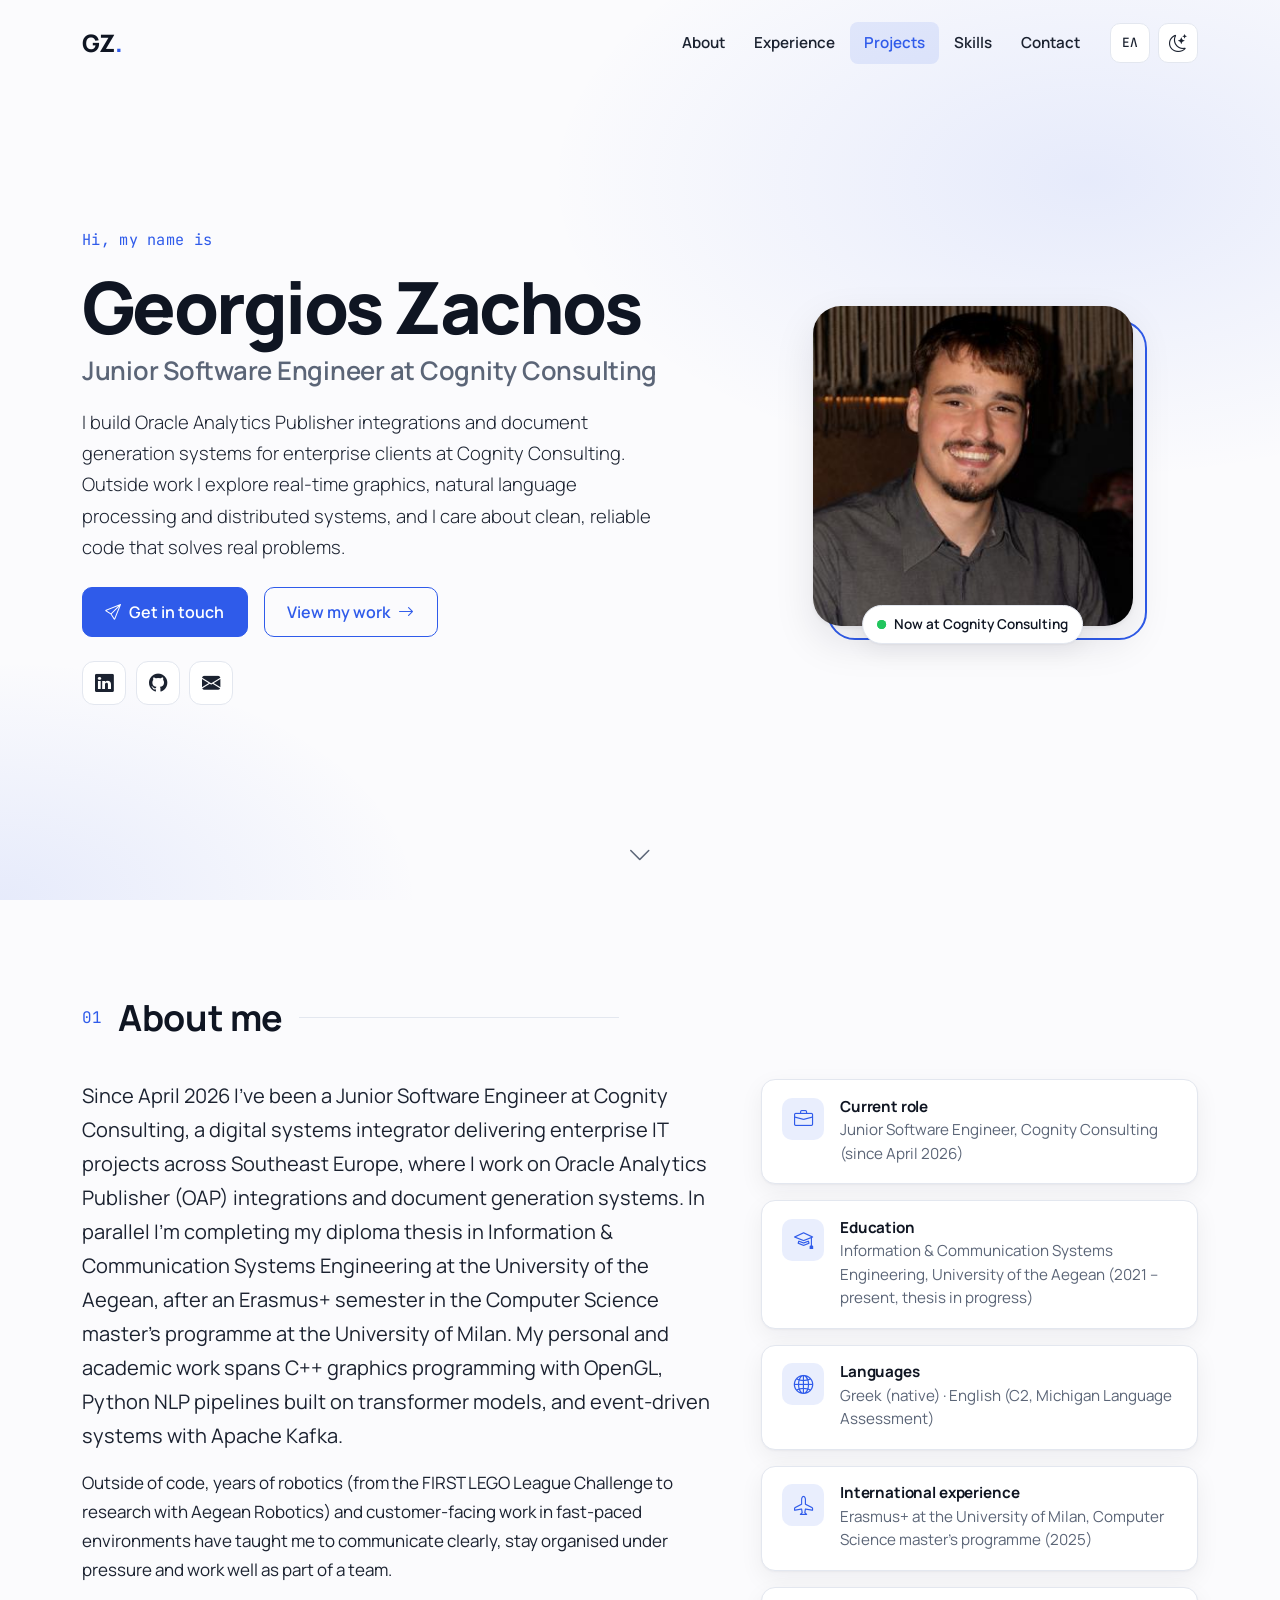
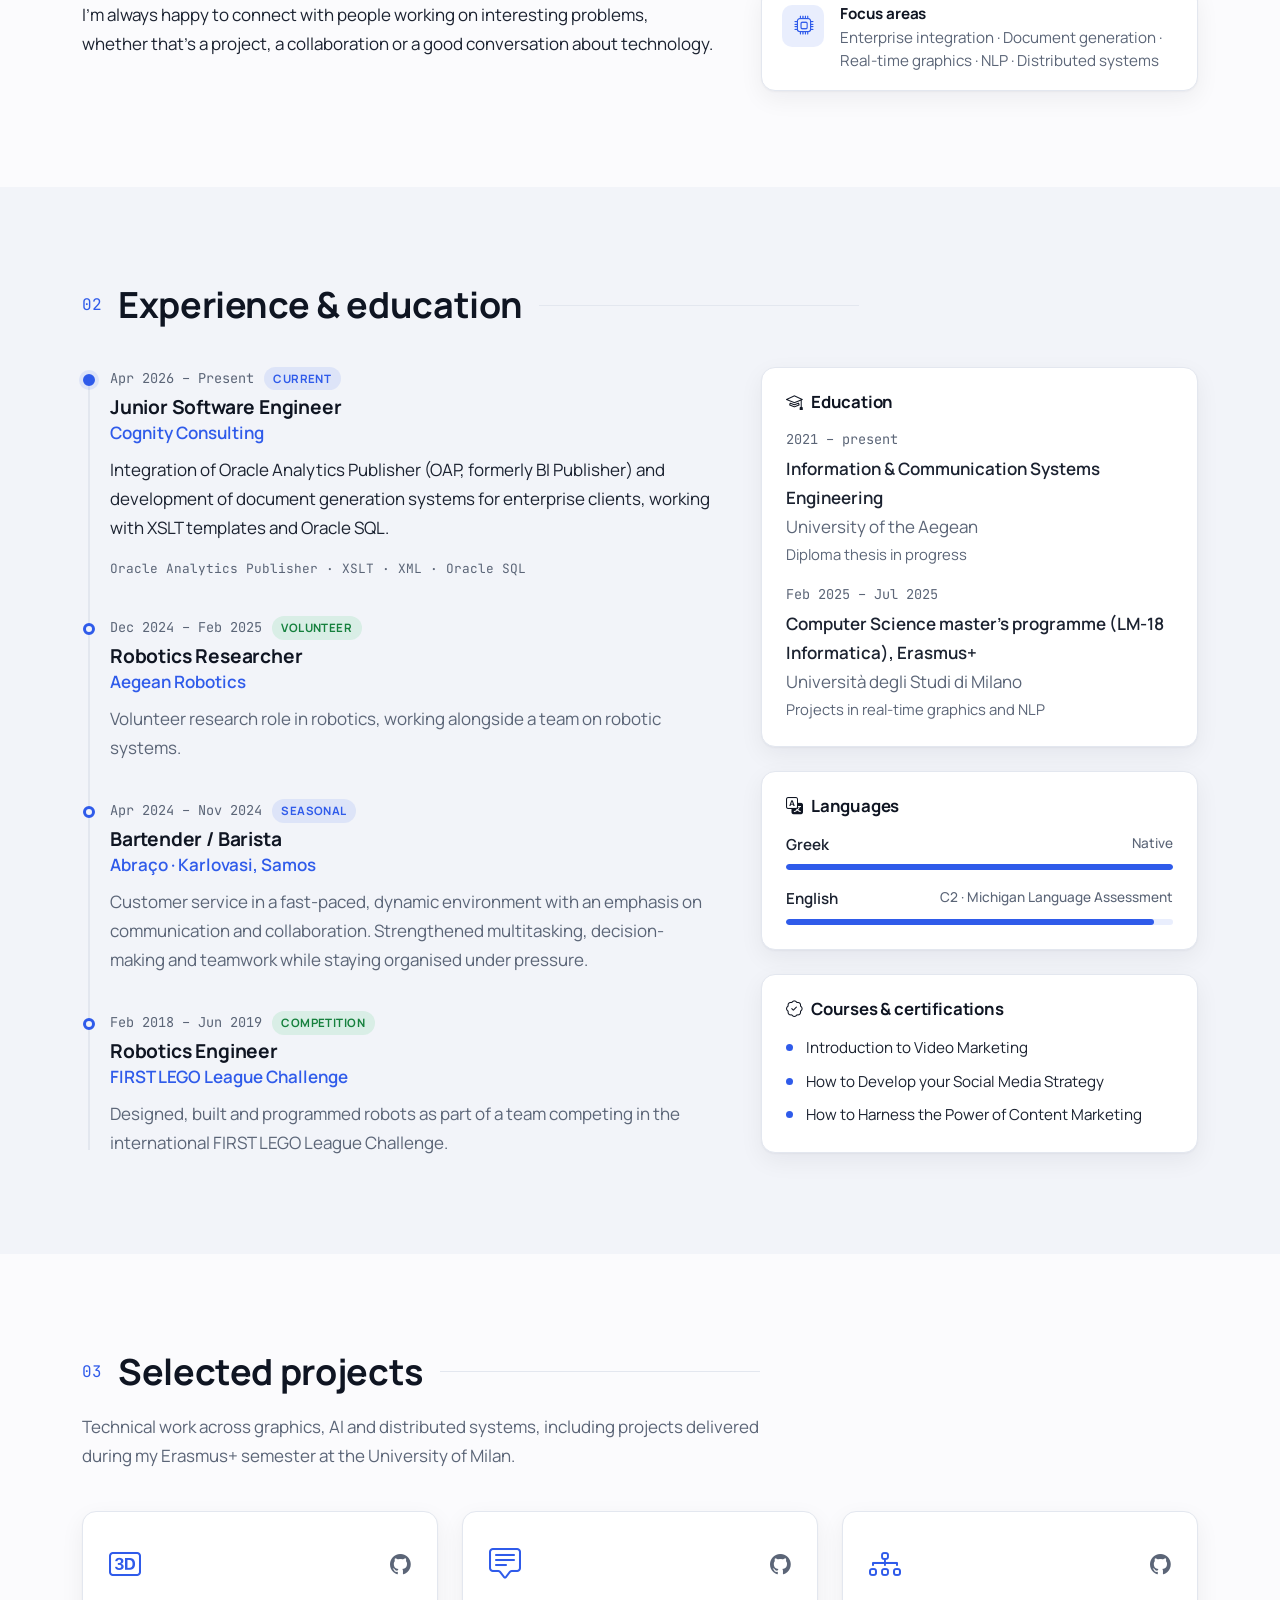
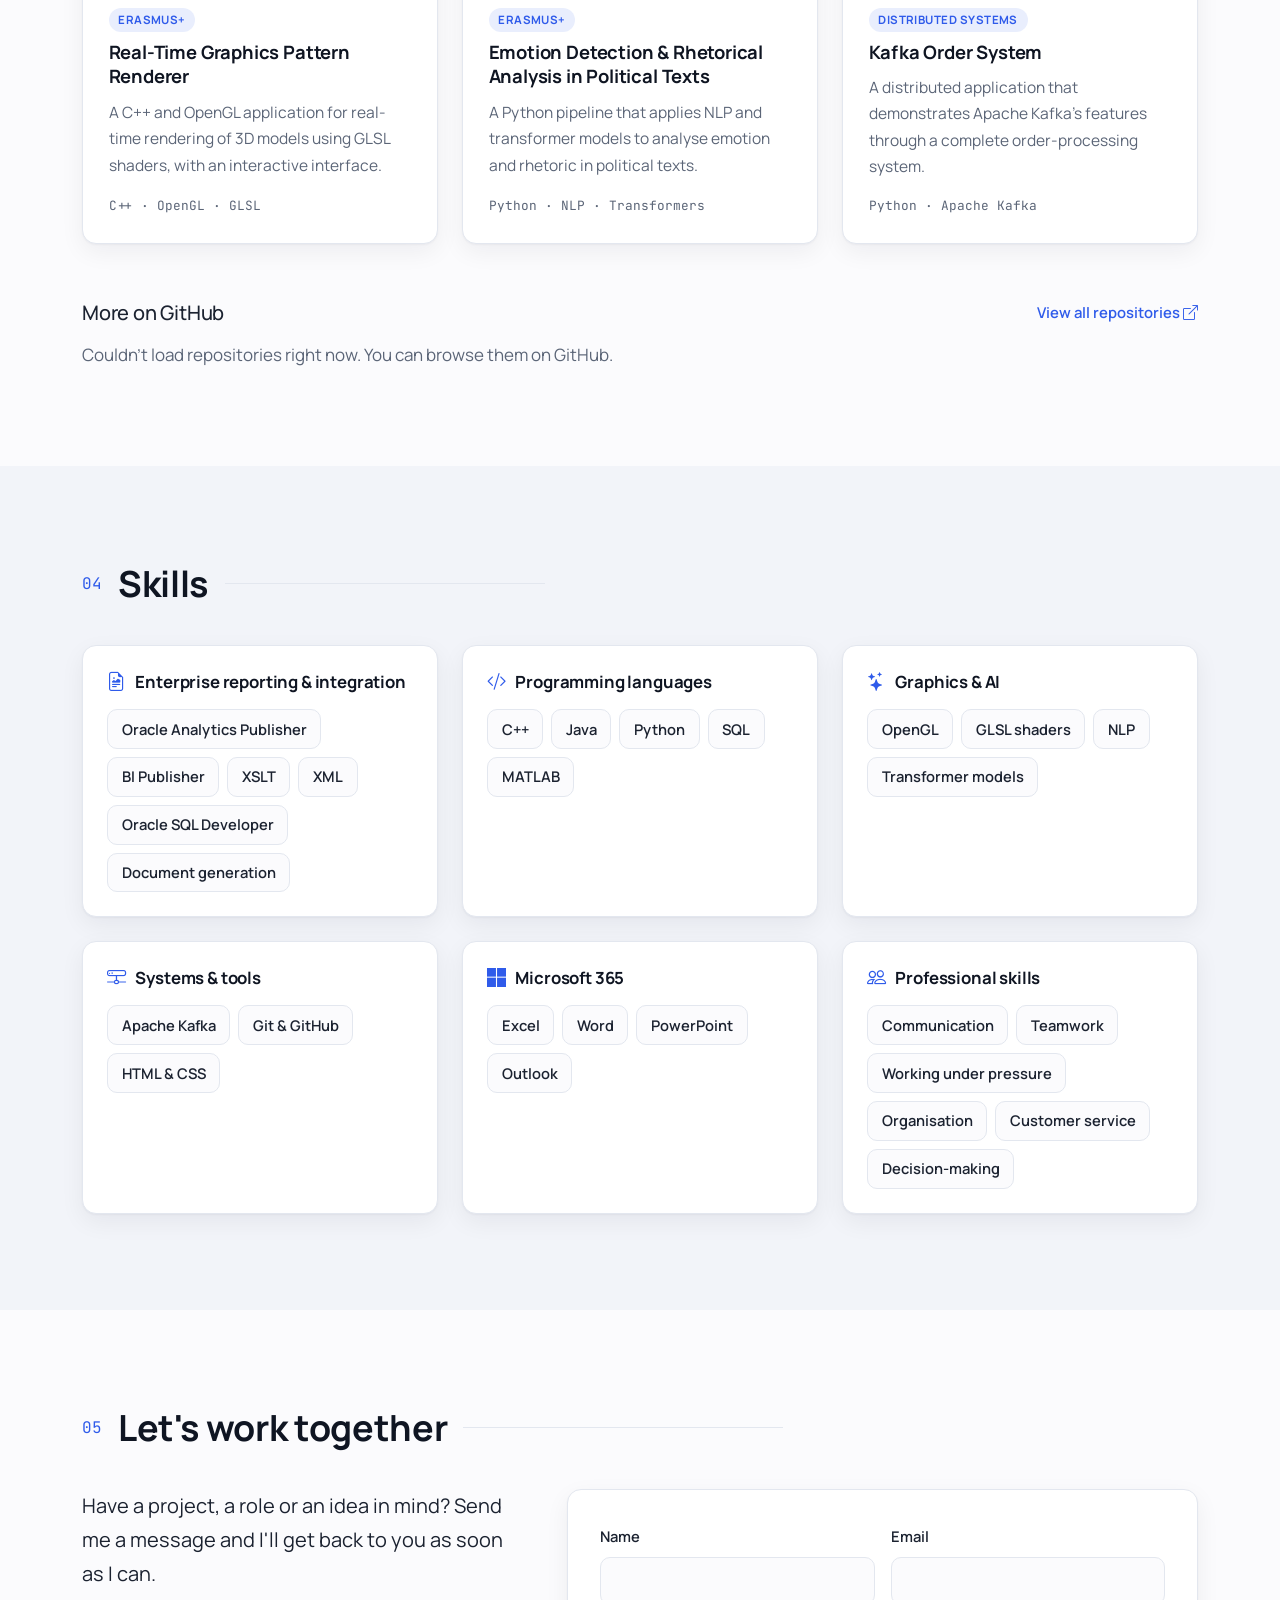
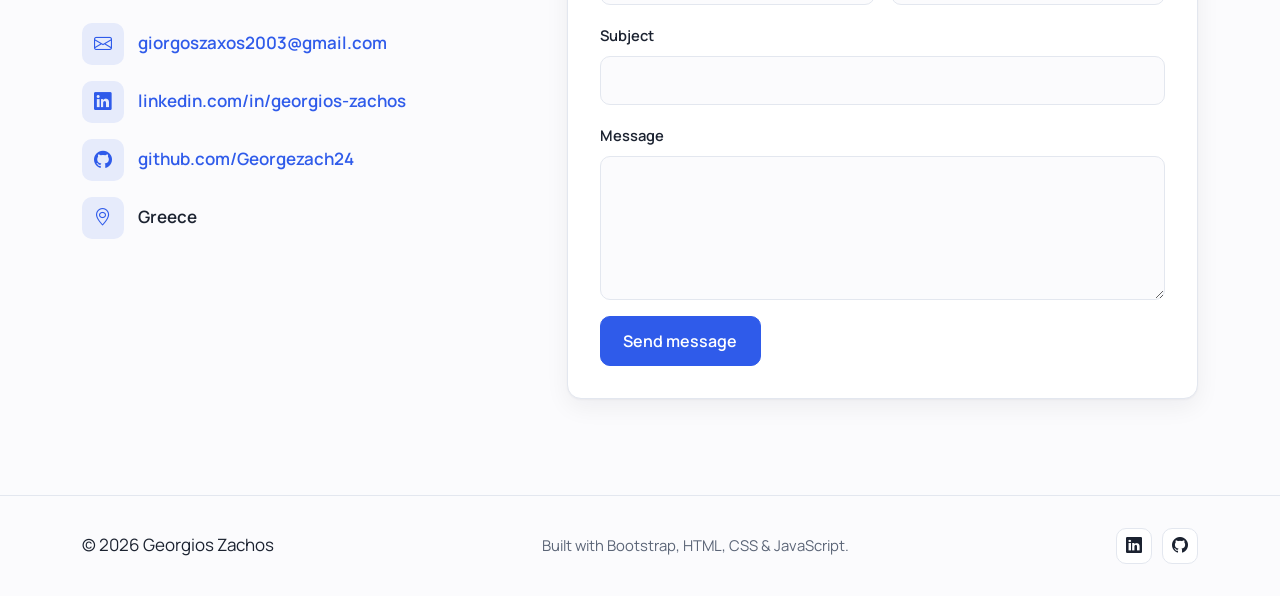
<file: index.html>
<!doctype html>
<html lang="en" data-bs-theme="light">
<head>
  <meta charset="utf-8">
  <meta name="viewport" content="width=device-width, initial-scale=1">
  <title>Georgios Zachos · Junior Software Engineer</title>
  <meta name="description" content="Georgios Zachos: Junior Software Engineer at Cognity Consulting, working on Oracle Analytics Publisher integrations and document generation systems. Information & Communication Systems Engineering student at the University of the Aegean.">
  <meta name="author" content="Georgios Zachos">
  <meta name="theme-color" content="#2f5bea">

  <!-- Open Graph / social previews -->
  <meta property="og:type" content="website">
  <meta property="og:title" content="Georgios Zachos · Junior Software Engineer">
  <meta property="og:description" content="Junior Software Engineer at Cognity Consulting, working on Oracle Analytics Publisher integrations and document generation systems.">
  <meta property="og:url" content="https://georgezach24.github.io/personal/">
  <meta property="og:image" content="https://georgezach24.github.io/personal/assets/img/profile.jpg">
  <meta name="twitter:card" content="summary">

  <link rel="icon" href="assets/img/favicon.svg" type="image/svg+xml">

  <!-- Apply the saved/OS theme before paint to avoid a flash -->
  <script>
    (function () {
      var theme;
      try { theme = localStorage.getItem('theme'); } catch (e) {}
      if (!theme) theme = window.matchMedia('(prefers-color-scheme: dark)').matches ? 'dark' : 'light';
      document.documentElement.setAttribute('data-bs-theme', theme);
      document.documentElement.classList.add('js');
    })();
  </script>

  <link rel="preconnect" href="https://fonts.googleapis.com">
  <link rel="preconnect" href="https://fonts.gstatic.com" crossorigin>
  <link href="https://fonts.googleapis.com/css2?family=Manrope:wght@400;500;600;700;800&family=JetBrains+Mono:wght@400;500&display=swap" rel="stylesheet">
  <link rel="stylesheet" href="https://cdn.jsdelivr.net/npm/bootstrap@5.3.3/dist/css/bootstrap.min.css" integrity="sha384-QWTKZyjpPEjISv5WaRU9OFeRpok6YctnYmDr5pNlyT2bRjXh0JMhjY6hW+ALEwIH" crossorigin="anonymous">
  <link rel="stylesheet" href="https://cdn.jsdelivr.net/npm/bootstrap-icons@1.11.3/font/bootstrap-icons.min.css" integrity="sha384-XGjxtQfXaH2tnPFa9x+ruJTuLE3Aa6LhHSWRr1XeTyhezb4abCG4ccI5AkVDxqC+" crossorigin="anonymous">
  <link rel="stylesheet" href="assets/css/style.css">

  <script type="application/ld+json">
  {
    "@context": "https://schema.org",
    "@type": "Person",
    "name": "Georgios Zachos",
    "alternateName": "Γεώργιος Ζάχος",
    "jobTitle": "Junior Software Engineer",
    "worksFor": { "@type": "Organization", "name": "Cognity Consulting" },
    "url": "https://georgezach24.github.io/personal/",
    "image": "https://georgezach24.github.io/personal/assets/img/profile.jpg",
    "address": { "@type": "PostalAddress", "addressCountry": "GR" },
    "alumniOf": [
      { "@type": "CollegeOrUniversity", "name": "University of the Aegean" },
      { "@type": "CollegeOrUniversity", "name": "Università degli Studi di Milano" }
    ],
    "knowsAbout": ["Oracle Analytics Publisher", "BI Publisher", "XSLT", "Oracle SQL", "Document generation", "C++", "Java", "Python"],
    "knowsLanguage": ["el", "en"],
    "sameAs": [
      "https://www.linkedin.com/in/georgios-zachos-271b72228/",
      "https://github.com/Georgezach24"
    ]
  }
  </script>
</head>

<body data-bs-spy="scroll" data-bs-target="#mainNav" tabindex="0">
  <a class="visually-hidden-focusable skip-link" href="#main" data-i18n="nav.skip">Skip to content</a>

  <!-- ============ Navigation ============ -->
  <nav id="mainNav" class="navbar navbar-expand-lg fixed-top">
    <div class="container">
      <a class="navbar-brand brand" href="#top" aria-label="Georgios Zachos, home">GZ<span class="brand-dot">.</span></a>

      <div class="d-flex align-items-center gap-2 order-lg-last ms-auto ms-lg-3">
        <button id="langToggle" class="btn btn-icon" type="button" aria-label="Switch language">
          <span class="lang-label">ΕΛ</span>
        </button>
        <button id="themeToggle" class="btn btn-icon" type="button" aria-label="Toggle dark mode">
          <i class="bi bi-moon-stars theme-icon-light"></i>
          <i class="bi bi-sun theme-icon-dark"></i>
        </button>
        <button class="navbar-toggler btn-icon" type="button" data-bs-toggle="collapse" data-bs-target="#navLinks" aria-controls="navLinks" aria-expanded="false" aria-label="Toggle navigation">
          <i class="bi bi-list"></i>
        </button>
      </div>

      <div class="collapse navbar-collapse" id="navLinks">
        <ul class="navbar-nav ms-auto">
          <li class="nav-item"><a class="nav-link" href="#about" data-i18n="nav.about">About</a></li>
          <li class="nav-item"><a class="nav-link" href="#experience" data-i18n="nav.experience">Experience</a></li>
          <li class="nav-item"><a class="nav-link" href="#projects" data-i18n="nav.projects">Projects</a></li>
          <li class="nav-item"><a class="nav-link" href="#skills" data-i18n="nav.skills">Skills</a></li>
          <li class="nav-item"><a class="nav-link" href="#contact" data-i18n="nav.contact">Contact</a></li>
        </ul>
      </div>
    </div>
  </nav>

  <main id="main">
    <!-- ============ Hero ============ -->
    <header id="top" class="hero">
      <div class="container">
        <div class="row align-items-center gy-5">
          <div class="col-lg-7 order-2 order-lg-1 reveal">
            <p class="eyebrow mb-3" data-i18n="hero.greeting">Hi, my name is</p>
            <h1 class="display-name" data-i18n="hero.name">Georgios Zachos</h1>
            <h2 class="hero-role" data-i18n="hero.role">Junior Software Engineer at Cognity Consulting</h2>
            <p class="lead hero-lead" data-i18n="hero.lead">I build Oracle Analytics Publisher integrations and document generation systems for enterprise clients at Cognity Consulting. Outside work I explore real-time graphics, natural language processing and distributed systems, and I care about clean, reliable code that solves real problems.</p>

            <div class="d-flex flex-wrap gap-3 mt-4">
              <a href="#contact" class="btn btn-accent btn-lg">
                <i class="bi bi-send me-2"></i><span data-i18n="hero.ctaContact">Get in touch</span>
              </a>
              <a href="#projects" class="btn btn-outline-accent btn-lg">
                <span data-i18n="hero.ctaProjects">View my work</span><i class="bi bi-arrow-right ms-2"></i>
              </a>
            </div>

            <ul class="social-list mt-4">
              <li><a href="https://www.linkedin.com/in/georgios-zachos-271b72228/" target="_blank" rel="noopener" aria-label="LinkedIn"><i class="bi bi-linkedin"></i></a></li>
              <li><a href="https://github.com/Georgezach24" target="_blank" rel="noopener" aria-label="GitHub"><i class="bi bi-github"></i></a></li>
              <li><a href="#contact" class="js-email-link" aria-label="Email"><i class="bi bi-envelope-fill"></i></a></li>
            </ul>
          </div>

          <div class="col-lg-5 order-1 order-lg-2 text-center reveal">
            <div class="portrait">
              <img src="assets/img/profile.jpg" alt="Portrait of Georgios Zachos" width="348" height="348" class="portrait-img">
              <span class="portrait-badge"><span class="pulse"></span><span data-i18n="hero.badge">Now at Cognity Consulting</span></span>
            </div>
          </div>
        </div>
      </div>
      <a href="#about" class="scroll-cue" aria-label="Scroll to About"><i class="bi bi-chevron-down"></i></a>
    </header>

    <!-- ============ About ============ -->
    <section id="about" class="section">
      <div class="container">
        <div class="section-head reveal">
          <span class="section-num">01</span>
          <h2 class="section-title" data-i18n="about.title">About me</h2>
        </div>

        <div class="row g-5">
          <div class="col-lg-7 reveal">
            <p class="fs-5" data-i18n="about.p1">Since April 2026 I've been a Junior Software Engineer at Cognity Consulting, a digital systems integrator delivering enterprise IT projects across Southeast Europe, where I work on Oracle Analytics Publisher (OAP) integrations and document generation systems. In parallel I'm completing my diploma thesis in Information &amp; Communication Systems Engineering at the University of the Aegean, after an Erasmus+ semester in the Computer Science master's programme at the University of Milan. My personal and academic work spans C++ graphics programming with OpenGL, Python NLP pipelines built on transformer models, and event-driven systems with Apache Kafka.</p>
            <p data-i18n="about.p2">Outside of code, years of robotics (from the FIRST LEGO League Challenge to research with Aegean Robotics) and customer-facing work in fast-paced environments have taught me to communicate clearly, stay organised under pressure and work well as part of a team.</p>
            <p data-i18n="about.p3">I'm always happy to connect with people working on interesting problems, whether that's a project, a collaboration or a good conversation about technology.</p>
          </div>

          <div class="col-lg-5 reveal">
            <div class="fact-list">
              <div class="fact">
                <i class="bi bi-briefcase"></i>
                <div>
                  <h3 data-i18n="about.factRoleTitle">Current role</h3>
                  <p data-i18n="about.factRole">Junior Software Engineer, Cognity Consulting (since April 2026)</p>
                </div>
              </div>
              <div class="fact">
                <i class="bi bi-mortarboard"></i>
                <div>
                  <h3 data-i18n="about.factEduTitle">Education</h3>
                  <p data-i18n="about.factEdu">Information &amp; Communication Systems Engineering, University of the Aegean (2021 – present, thesis in progress)</p>
                </div>
              </div>
              <div class="fact">
                <i class="bi bi-globe2"></i>
                <div>
                  <h3 data-i18n="about.factLangTitle">Languages</h3>
                  <p data-i18n="about.factLang">Greek (native) · English (C2, Michigan Language Assessment)</p>
                </div>
              </div>
              <div class="fact">
                <i class="bi bi-airplane"></i>
                <div>
                  <h3 data-i18n="about.factErasmusTitle">International experience</h3>
                  <p data-i18n="about.factErasmus">Erasmus+ at the University of Milan, Computer Science master's programme (2025)</p>
                </div>
              </div>
              <div class="fact">
                <i class="bi bi-cpu"></i>
                <div>
                  <h3 data-i18n="about.factFocusTitle">Focus areas</h3>
                  <p data-i18n="about.factFocus">Enterprise integration · Document generation · Real-time graphics · NLP · Distributed systems</p>
                </div>
              </div>
            </div>
          </div>
        </div>
      </div>
    </section>

    <!-- ============ Experience & Education ============ -->
    <section id="experience" class="section section-alt">
      <div class="container">
        <div class="section-head reveal">
          <span class="section-num">02</span>
          <h2 class="section-title" data-i18n="exp.title">Experience &amp; education</h2>
        </div>

        <div class="row g-5">
          <div class="col-lg-7">
            <ol class="timeline">
              <li class="timeline-item timeline-item-current reveal">
                <div class="timeline-meta">
                  <span class="timeline-date" data-i18n="exp.e0.date">Apr 2026 – Present</span>
                  <span class="tag tag-work" data-i18n="tag.current">Current</span>
                </div>
                <h3 class="timeline-role" data-i18n="exp.e0.role">Junior Software Engineer</h3>
                <p class="timeline-org">Cognity Consulting</p>
                <p data-i18n="exp.e0.desc">Integration of Oracle Analytics Publisher (OAP, formerly BI Publisher) and development of document generation systems for enterprise clients, working with XSLT templates and Oracle SQL.</p>
                <ul class="tech-list mt-2"><li>Oracle Analytics Publisher</li><li>XSLT</li><li>XML</li><li>Oracle SQL</li></ul>
              </li>
              <li class="timeline-item reveal">
                <div class="timeline-meta">
                  <span class="timeline-date" data-i18n="exp.e1.date">Dec 2024 – Feb 2025</span>
                  <span class="tag tag-volunteer" data-i18n="tag.volunteer">Volunteer</span>
                </div>
                <h3 class="timeline-role" data-i18n="exp.e1.role">Robotics Researcher</h3>
                <p class="timeline-org">Aegean Robotics</p>
                <p data-i18n="exp.e1.desc">Volunteer research role in robotics, working alongside a team on robotic systems.</p>
              </li>
              <li class="timeline-item reveal">
                <div class="timeline-meta">
                  <span class="timeline-date" data-i18n="exp.e2.date">Apr 2024 – Nov 2024</span>
                  <span class="tag tag-work" data-i18n="tag.seasonal">Seasonal</span>
                </div>
                <h3 class="timeline-role" data-i18n="exp.e2.role">Bartender / Barista</h3>
                <p class="timeline-org">Abraço · Karlovasi, Samos</p>
                <p data-i18n="exp.e2.desc">Customer service in a fast-paced, dynamic environment with an emphasis on communication and collaboration. Strengthened multitasking, decision-making and teamwork while staying organised under pressure.</p>
              </li>
              <li class="timeline-item reveal">
                <div class="timeline-meta">
                  <span class="timeline-date" data-i18n="exp.e3.date">Feb 2018 – Jun 2019</span>
                  <span class="tag tag-volunteer" data-i18n="tag.competition">Competition</span>
                </div>
                <h3 class="timeline-role" data-i18n="exp.e3.role">Robotics Engineer</h3>
                <p class="timeline-org">FIRST LEGO League Challenge</p>
                <p data-i18n="exp.e3.desc">Designed, built and programmed robots as part of a team competing in the international FIRST LEGO League Challenge.</p>
              </li>
            </ol>
          </div>

          <div class="col-lg-5">
            <div class="card info-card reveal">
              <div class="card-body">
                <h3 class="info-card-title"><i class="bi bi-mortarboard me-2"></i><span data-i18n="edu.title">Education</span></h3>
                <p class="timeline-date mb-1" data-i18n="edu.date">2021 – present</p>
                <p class="fw-semibold mb-0" data-i18n="edu.degree">Information &amp; Communication Systems Engineering</p>
                <p class="text-body-secondary mb-0" data-i18n="edu.school">University of the Aegean</p>
                <p class="small text-body-secondary" data-i18n="edu.thesis">Diploma thesis in progress</p>
                <p class="timeline-date mb-1" data-i18n="edu.erasmusDate">Feb 2025 – Jul 2025</p>
                <p class="fw-semibold mb-0" data-i18n="edu.erasmus">Computer Science master's programme (LM-18 Informatica), Erasmus+</p>
                <p class="text-body-secondary mb-0">Università degli Studi di Milano</p>
                <p class="small text-body-secondary mb-0" data-i18n="edu.erasmusDesc">Projects in real-time graphics and NLP</p>
              </div>
            </div>

            <div class="card info-card reveal mt-4">
              <div class="card-body">
                <h3 class="info-card-title"><i class="bi bi-translate me-2"></i><span data-i18n="lang.title">Languages</span></h3>
                <div class="lang-row">
                  <span data-i18n="lang.greek">Greek</span>
                  <span class="text-body-secondary" data-i18n="lang.native">Native</span>
                </div>
                <div class="meter" role="img" aria-label="Native"><span style="width:100%"></span></div>
                <div class="lang-row mt-3">
                  <span data-i18n="lang.english">English</span>
                  <span class="text-body-secondary" data-i18n="lang.c2">C2 · Michigan Language Assessment</span>
                </div>
                <div class="meter" role="img" aria-label="C2"><span style="width:95%"></span></div>
              </div>
            </div>

            <div class="card info-card reveal mt-4">
              <div class="card-body">
                <h3 class="info-card-title"><i class="bi bi-patch-check me-2"></i><span data-i18n="cert.title">Courses &amp; certifications</span></h3>
                <ul class="cert-list">
                  <li data-i18n="cert.c1">Introduction to Video Marketing</li>
                  <li data-i18n="cert.c2">How to Develop your Social Media Strategy</li>
                  <li data-i18n="cert.c3">How to Harness the Power of Content Marketing</li>
                </ul>
              </div>
            </div>
          </div>
        </div>
      </div>
    </section>

    <!-- ============ Projects ============ -->
    <section id="projects" class="section">
      <div class="container">
        <div class="section-head reveal">
          <span class="section-num">03</span>
          <h2 class="section-title" data-i18n="proj.title">Selected projects</h2>
        </div>
        <p class="section-sub reveal" data-i18n="proj.sub">Technical work across graphics, AI and distributed systems, including projects delivered during my Erasmus+ semester at the University of Milan.</p>

        <div class="row g-4">
          <div class="col-md-6 col-lg-4 reveal">
            <article class="card project-card h-100">
              <div class="card-body d-flex flex-column">
                <div class="project-top">
                  <i class="bi bi-badge-3d project-icon"></i>
                  <a href="https://github.com/Georgezach24/Real-Time-Graphics-Pattern-Renderer" target="_blank" rel="noopener" class="project-link" aria-label="Real-Time Graphics Pattern Renderer on GitHub"><i class="bi bi-github"></i></a>
                </div>
                <span class="tag tag-accent mb-2 align-self-start">Erasmus+</span>
                <h3 class="project-title" data-i18n="proj.p1.title">Real-Time Graphics Pattern Renderer</h3>
                <p class="flex-grow-1" data-i18n="proj.p1.desc">A C++ and OpenGL application for real-time rendering of 3D models using GLSL shaders, with an interactive interface.</p>
                <ul class="tech-list"><li>C++</li><li>OpenGL</li><li>GLSL</li></ul>
              </div>
            </article>
          </div>

          <div class="col-md-6 col-lg-4 reveal">
            <article class="card project-card h-100">
              <div class="card-body d-flex flex-column">
                <div class="project-top">
                  <i class="bi bi-chat-square-text project-icon"></i>
                  <a href="https://github.com/Georgezach24/NLP" target="_blank" rel="noopener" class="project-link" aria-label="Emotion Detection project on GitHub"><i class="bi bi-github"></i></a>
                </div>
                <span class="tag tag-accent mb-2 align-self-start">Erasmus+</span>
                <h3 class="project-title" data-i18n="proj.p2.title">Emotion Detection &amp; Rhetorical Analysis in Political Texts</h3>
                <p class="flex-grow-1" data-i18n="proj.p2.desc">A Python pipeline that applies NLP and transformer models to analyse emotion and rhetoric in political texts.</p>
                <ul class="tech-list"><li>Python</li><li>NLP</li><li>Transformers</li></ul>
              </div>
            </article>
          </div>

          <div class="col-md-6 col-lg-4 reveal">
            <article class="card project-card h-100">
              <div class="card-body d-flex flex-column">
                <div class="project-top">
                  <i class="bi bi-diagram-3 project-icon"></i>
                  <a href="https://github.com/Georgezach24/Order-System" target="_blank" rel="noopener" class="project-link" aria-label="Order System on GitHub"><i class="bi bi-github"></i></a>
                </div>
                <span class="tag tag-accent mb-2 align-self-start" data-i18n="tag.distributed">Distributed systems</span>
                <h3 class="project-title" data-i18n="proj.p3.title">Kafka Order System</h3>
                <p class="flex-grow-1" data-i18n="proj.p3.desc">A distributed application that demonstrates Apache Kafka's features through a complete order-processing system.</p>
                <ul class="tech-list"><li>Python</li><li>Apache Kafka</li></ul>
              </div>
            </article>
          </div>
        </div>

        <div class="more-repos reveal">
          <div class="d-flex flex-wrap justify-content-between align-items-end gap-2 mb-3">
            <h3 class="h5 mb-0" data-i18n="proj.moreTitle">More on GitHub</h3>
            <a href="https://github.com/Georgezach24?tab=repositories" target="_blank" rel="noopener" class="link-accent small">
              <span data-i18n="proj.viewAll">View all repositories</span> <i class="bi bi-box-arrow-up-right"></i>
            </a>
          </div>
          <div id="repoGrid" class="row g-3" aria-live="polite">
            <p class="text-body-secondary mb-0" data-i18n="proj.loading">Loading repositories…</p>
          </div>
        </div>
      </div>
    </section>

    <!-- ============ Skills ============ -->
    <section id="skills" class="section section-alt">
      <div class="container">
        <div class="section-head reveal">
          <span class="section-num">04</span>
          <h2 class="section-title" data-i18n="skills.title">Skills</h2>
        </div>

        <div class="row g-4">
          <div class="col-md-6 col-lg-4 reveal">
            <div class="skill-group">
              <h3><i class="bi bi-file-earmark-richtext"></i><span data-i18n="skills.enterprise">Enterprise reporting &amp; integration</span></h3>
              <ul class="chip-list"><li>Oracle Analytics Publisher</li><li>BI Publisher</li><li>XSLT</li><li>XML</li><li>Oracle SQL Developer</li><li data-i18n="skills.docgen">Document generation</li></ul>
            </div>
          </div>
          <div class="col-md-6 col-lg-4 reveal">
            <div class="skill-group">
              <h3><i class="bi bi-code-slash"></i><span data-i18n="skills.prog">Programming languages</span></h3>
              <ul class="chip-list"><li>C++</li><li>Java</li><li>Python</li><li>SQL</li><li>MATLAB</li></ul>
            </div>
          </div>
          <div class="col-md-6 col-lg-4 reveal">
            <div class="skill-group">
              <h3><i class="bi bi-stars"></i><span data-i18n="skills.graphicsAi">Graphics &amp; AI</span></h3>
              <ul class="chip-list"><li>OpenGL</li><li>GLSL shaders</li><li>NLP</li><li data-i18n="skills.transformers">Transformer models</li></ul>
            </div>
          </div>
          <div class="col-md-6 col-lg-4 reveal">
            <div class="skill-group">
              <h3><i class="bi bi-hdd-network"></i><span data-i18n="skills.systems">Systems &amp; tools</span></h3>
              <ul class="chip-list"><li>Apache Kafka</li><li>Git &amp; GitHub</li><li>HTML &amp; CSS</li></ul>
            </div>
          </div>
          <div class="col-md-6 col-lg-4 reveal">
            <div class="skill-group">
              <h3><i class="bi bi-microsoft"></i><span>Microsoft 365</span></h3>
              <ul class="chip-list"><li>Excel</li><li>Word</li><li>PowerPoint</li><li>Outlook</li></ul>
            </div>
          </div>
          <div class="col-md-6 col-lg-4 reveal">
            <div class="skill-group">
              <h3><i class="bi bi-people"></i><span data-i18n="skills.soft">Professional skills</span></h3>
              <ul class="chip-list">
                <li data-i18n="skills.s1">Communication</li>
                <li data-i18n="skills.s2">Teamwork</li>
                <li data-i18n="skills.s3">Working under pressure</li>
                <li data-i18n="skills.s4">Organisation</li>
                <li data-i18n="skills.s5">Customer service</li>
                <li data-i18n="skills.s6">Decision-making</li>
              </ul>
            </div>
          </div>
        </div>
      </div>
    </section>

    <!-- ============ Contact ============ -->
    <section id="contact" class="section">
      <div class="container">
        <div class="section-head reveal">
          <span class="section-num">05</span>
          <h2 class="section-title" data-i18n="contact.title">Let's work together</h2>
        </div>

        <div class="row g-5">
          <div class="col-lg-5 reveal">
            <p class="fs-5" data-i18n="contact.text">Have a project, a role or an idea in mind? Send me a message and I'll get back to you as soon as I can.</p>
            <ul class="contact-list">
              <li>
                <i class="bi bi-envelope"></i>
                <a href="#contact" class="js-email-link js-email-text">Email me</a>
              </li>
              <li>
                <i class="bi bi-linkedin"></i>
                <a href="https://www.linkedin.com/in/georgios-zachos-271b72228/" target="_blank" rel="noopener">linkedin.com/in/georgios-zachos</a>
              </li>
              <li>
                <i class="bi bi-github"></i>
                <a href="https://github.com/Georgezach24" target="_blank" rel="noopener">github.com/Georgezach24</a>
              </li>
              <li>
                <i class="bi bi-geo-alt"></i>
                <span data-i18n="contact.location">Greece</span>
              </li>
            </ul>
          </div>

          <div class="col-lg-7 reveal">
            <form id="contactForm" class="card contact-card" novalidate>
              <div class="card-body">
                <div class="row g-3">
                  <div class="col-md-6">
                    <label for="cfName" class="form-label" data-i18n="form.name">Name</label>
                    <input type="text" class="form-control" id="cfName" name="name" autocomplete="name" required maxlength="100">
                    <div class="invalid-feedback" data-i18n="form.nameInvalid">Please enter your name.</div>
                  </div>
                  <div class="col-md-6">
                    <label for="cfEmail" class="form-label" data-i18n="form.email">Email</label>
                    <input type="email" class="form-control" id="cfEmail" name="email" autocomplete="email" required maxlength="150">
                    <div class="invalid-feedback" data-i18n="form.emailInvalid">Please enter a valid email address.</div>
                  </div>
                  <div class="col-12">
                    <label for="cfSubject" class="form-label" data-i18n="form.subject">Subject</label>
                    <input type="text" class="form-control" id="cfSubject" name="subject" maxlength="150">
                  </div>
                  <div class="col-12">
                    <label for="cfMessage" class="form-label" data-i18n="form.message">Message</label>
                    <textarea class="form-control" id="cfMessage" name="message" rows="5" required minlength="10" maxlength="5000"></textarea>
                    <div class="invalid-feedback" data-i18n="form.messageInvalid">Please write a message (at least 10 characters).</div>
                  </div>
                  <!-- Honeypot: hidden from people, bots fill it in -->
                  <div class="hp-field" aria-hidden="true">
                    <label for="cfGotcha">Leave this empty</label>
                    <input type="text" id="cfGotcha" name="_gotcha" tabindex="-1" autocomplete="off">
                  </div>
                  <div class="col-12 d-flex flex-wrap align-items-center gap-3">
                    <button type="submit" class="btn btn-accent btn-lg">
                      <span class="spinner-border spinner-border-sm me-2 d-none" aria-hidden="true"></span>
                      <span class="btn-label" data-i18n="form.send">Send message</span>
                    </button>
                    <div id="formStatus" class="form-status" role="status" aria-live="polite"></div>
                  </div>
                </div>
              </div>
            </form>
          </div>
        </div>
      </div>
    </section>
  </main>

  <!-- ============ Footer ============ -->
  <footer class="site-footer">
    <div class="container d-flex flex-column flex-md-row justify-content-between align-items-center gap-3">
      <p class="mb-0">&copy; <span id="year"></span> <span data-i18n="hero.name">Georgios Zachos</span></p>
      <p class="mb-0 small text-body-secondary" data-i18n="footer.built">Built with Bootstrap, HTML, CSS &amp; JavaScript.</p>
      <ul class="social-list social-list-sm">
        <li><a href="https://www.linkedin.com/in/georgios-zachos-271b72228/" target="_blank" rel="noopener" aria-label="LinkedIn"><i class="bi bi-linkedin"></i></a></li>
        <li><a href="https://github.com/Georgezach24" target="_blank" rel="noopener" aria-label="GitHub"><i class="bi bi-github"></i></a></li>
      </ul>
    </div>
  </footer>

  <button id="toTop" class="to-top" type="button" aria-label="Back to top"><i class="bi bi-arrow-up"></i></button>

  <script src="https://cdn.jsdelivr.net/npm/bootstrap@5.3.3/dist/js/bootstrap.bundle.min.js" integrity="sha384-YvpcrYf0tY3lHB60NNkmXc5s9fDVZLESaAA55NDzOxhy9GkcIdslK1eN7N6jIeHz" crossorigin="anonymous"></script>
  <script src="assets/js/config.js"></script>
  <script src="assets/js/i18n.js"></script>
  <script src="assets/js/main.js"></script>
</body>
</html>
</file>
<file: assets/css/style.css>
/* =========================================================
   Georgios Zachos · personal site
   Built on Bootstrap 5.3 (uses its data-bs-theme colour modes)
   ========================================================= */

:root {
  --accent: #2f5bea;
  --accent-hover: #2449c4;
  --accent-soft: rgba(47, 91, 234, 0.1);
  --accent-contrast: #ffffff;

  --page-bg: #fbfbfd;
  --page-bg-alt: #f2f4f9;
  --surface: #ffffff;
  --border: #e3e7ef;
  --text: #1b2230;
  --text-muted: #5b6577;
  --heading: #0f1522;
  --shadow: 0 1px 2px rgba(16, 24, 40, 0.04), 0 8px 24px rgba(16, 24, 40, 0.06);
  --shadow-hover: 0 2px 4px rgba(16, 24, 40, 0.06), 0 16px 40px rgba(16, 24, 40, 0.1);

  --nav-bg: rgba(251, 251, 253, 0.82);
  --radius: 14px;
  --font-sans: "Manrope", system-ui, -apple-system, "Segoe UI", Roboto, Arial, sans-serif;
  --font-mono: "JetBrains Mono", ui-monospace, SFMono-Regular, Menlo, Consolas, monospace;

  --bs-body-font-family: var(--font-sans);
  --bs-link-color-rgb: 47, 91, 234;
}

[data-bs-theme="dark"] {
  --accent: #7c9cff;
  --accent-hover: #9db4ff;
  --accent-soft: rgba(124, 156, 255, 0.12);
  --accent-contrast: #0b1020;

  --page-bg: #0b1020;
  --page-bg-alt: #0f1529;
  --surface: #141b31;
  --border: #232c47;
  --text: #d5dbea;
  --text-muted: #94a0bb;
  --heading: #f2f5fc;
  --shadow: 0 1px 2px rgba(0, 0, 0, 0.3), 0 8px 24px rgba(0, 0, 0, 0.25);
  --shadow-hover: 0 2px 4px rgba(0, 0, 0, 0.35), 0 16px 40px rgba(0, 0, 0, 0.35);

  --nav-bg: rgba(11, 16, 32, 0.8);
  --bs-body-bg: var(--page-bg);
  --bs-body-color: var(--text);
  --bs-secondary-color: var(--text-muted);
  --bs-border-color: var(--border);
  --bs-link-color-rgb: 124, 156, 255;
}

/* ---------- Base ---------- */
html { scroll-behavior: smooth; scroll-padding-top: 80px; }
@media (prefers-reduced-motion: reduce) { html { scroll-behavior: auto; } }

body {
  background: var(--page-bg);
  color: var(--text);
  font-family: var(--font-sans);
  font-size: 1.0625rem;
  line-height: 1.7;
  overflow-x: hidden;
}

h1, h2, h3, h4, h5, h6 { color: var(--heading); font-weight: 700; letter-spacing: -0.01em; }
a { color: var(--accent); text-decoration: none; }
a:hover { color: var(--accent-hover); }
::selection { background: var(--accent); color: var(--accent-contrast); }

.skip-link {
  position: fixed; top: 0.75rem; left: 0.75rem; z-index: 2000;
  background: var(--accent); color: var(--accent-contrast); padding: 0.5rem 1rem; border-radius: 8px;
}

.text-body-secondary { color: var(--text-muted) !important; }

/* ---------- Buttons ---------- */
.btn { font-weight: 600; border-radius: 10px; }
.btn-lg { padding: 0.75rem 1.4rem; font-size: 1rem; }

.btn-accent {
  background: var(--accent); color: var(--accent-contrast); border: 1px solid var(--accent);
}
.btn-accent:hover, .btn-accent:focus-visible {
  background: var(--accent-hover); border-color: var(--accent-hover); color: var(--accent-contrast);
}
.btn-accent:disabled { background: var(--accent); color: var(--accent-contrast); opacity: 0.7; }

.btn-outline-accent {
  color: var(--accent); border: 1px solid var(--accent); background: transparent;
}
.btn-outline-accent:hover, .btn-outline-accent:focus-visible {
  background: var(--accent-soft); color: var(--accent); border-color: var(--accent);
}

.btn-icon {
  width: 40px; height: 40px; padding: 0;
  display: inline-flex; align-items: center; justify-content: center;
  border: 1px solid var(--border); border-radius: 10px;
  color: var(--text); background: var(--surface); font-size: 1.1rem;
}
.btn-icon:hover { color: var(--accent); border-color: var(--accent); background: var(--surface); }
.lang-label { font-family: var(--font-mono); font-size: 0.8rem; font-weight: 500; }

.theme-icon-dark { display: none; }
[data-bs-theme="dark"] .theme-icon-dark { display: inline; }
[data-bs-theme="dark"] .theme-icon-light { display: none; }

.link-accent { color: var(--accent); font-weight: 600; }

/* ---------- Navbar ---------- */
.navbar {
  padding: 1.1rem 0;
  transition: padding 0.25s ease, background-color 0.25s ease, box-shadow 0.25s ease;
}
.navbar.scrolled {
  padding: 0.6rem 0;
  background: var(--nav-bg);
  backdrop-filter: saturate(180%) blur(12px);
  -webkit-backdrop-filter: saturate(180%) blur(12px);
  box-shadow: 0 1px 0 var(--border);
}
.brand {
  font-weight: 800; font-size: 1.5rem; color: var(--heading) !important; letter-spacing: -0.03em;
}
.brand-dot { color: var(--accent); }

.navbar .nav-link {
  color: var(--text); font-weight: 600; font-size: 0.95rem;
  padding: 0.5rem 0.9rem !important; border-radius: 8px;
}
.navbar .nav-link:hover { color: var(--accent); }
.navbar .nav-link.active { color: var(--accent); background: var(--accent-soft); }
.navbar-toggler { box-shadow: none !important; }

@media (max-width: 991.98px) {
  .navbar-collapse {
    background: var(--surface); border: 1px solid var(--border); border-radius: var(--radius);
    margin-top: 0.75rem; padding: 0.5rem; box-shadow: var(--shadow);
  }
  /* Keep the bar readable while the menu is open at the top of the page */
  .navbar:has(.navbar-collapse.show), .navbar:has(.navbar-collapse.collapsing) { background: var(--nav-bg); backdrop-filter: blur(12px); }
}

/* ---------- Hero ---------- */
.hero {
  position: relative;
  min-height: 100vh; min-height: 100svh;
  display: flex; align-items: center;
  padding: 7rem 0 5rem;
  background:
    radial-gradient(900px 500px at 85% 20%, var(--accent-soft), transparent 60%),
    radial-gradient(700px 400px at 0% 100%, var(--accent-soft), transparent 60%);
}
.eyebrow {
  font-family: var(--font-mono); color: var(--accent); font-size: 0.95rem; letter-spacing: 0.02em;
}
.display-name {
  font-size: clamp(2.6rem, 6vw, 4.5rem); font-weight: 800; line-height: 1.05; letter-spacing: -0.035em;
  margin-bottom: 0.75rem;
}
.hero-role {
  font-size: clamp(1.2rem, 2.4vw, 1.6rem); font-weight: 600; color: var(--text-muted); margin-bottom: 1.25rem;
}
.hero-lead { max-width: 36rem; color: var(--text); font-size: 1.15rem; }

.portrait { position: relative; display: inline-block; }
.portrait::before {
  content: ""; position: absolute; inset: 14px -14px -14px 14px;
  border: 2px solid var(--accent); border-radius: 28px; z-index: 0;
  transition: inset 0.3s ease;
}
.portrait:hover::before { inset: 8px -8px -8px 8px; }
.portrait-img {
  position: relative; z-index: 1;
  width: min(320px, 72vw); height: auto; aspect-ratio: 1 / 1; object-fit: cover;
  border-radius: 28px; box-shadow: var(--shadow-hover);
}
.portrait-badge {
  position: absolute; z-index: 2; left: 50%; bottom: -18px; transform: translateX(-50%);
  white-space: nowrap; display: inline-flex; align-items: center; gap: 0.5rem;
  background: var(--surface); color: var(--heading); border: 1px solid var(--border);
  padding: 0.45rem 0.9rem; border-radius: 999px; font-size: 0.85rem; font-weight: 600;
  box-shadow: var(--shadow);
}
.pulse {
  width: 9px; height: 9px; border-radius: 50%; background: #22c55e; position: relative;
}
.pulse::after {
  content: ""; position: absolute; inset: 0; border-radius: 50%; background: #22c55e;
  animation: pulse 2s ease-out infinite;
}
@keyframes pulse { from { transform: scale(1); opacity: 0.7; } to { transform: scale(2.6); opacity: 0; } }

.scroll-cue {
  position: absolute; bottom: 1.5rem; left: 50%; transform: translateX(-50%);
  color: var(--text-muted); font-size: 1.5rem; animation: bob 2s ease-in-out infinite;
}
@keyframes bob { 0%, 100% { transform: translate(-50%, 0); } 50% { transform: translate(-50%, 6px); } }

/* ---------- Social ---------- */
.social-list { list-style: none; padding: 0; margin: 0; display: flex; gap: 0.6rem; }
.social-list a {
  width: 44px; height: 44px; display: inline-flex; align-items: center; justify-content: center;
  border-radius: 12px; border: 1px solid var(--border); background: var(--surface);
  color: var(--text); font-size: 1.15rem; transition: all 0.2s ease;
}
.social-list a:hover { color: var(--accent-contrast); background: var(--accent); border-color: var(--accent); transform: translateY(-2px); }
.social-list-sm a { width: 36px; height: 36px; font-size: 1rem; border-radius: 10px; }

/* ---------- Sections ---------- */
.section { padding: 6rem 0; }
.section-alt { background: var(--page-bg-alt); }
.section-head { display: flex; align-items: center; gap: 1rem; margin-bottom: 2.5rem; }
.section-head::after { content: ""; flex: 1; height: 1px; background: var(--border); max-width: 320px; }
.section-num { font-family: var(--font-mono); color: var(--accent); font-size: 1rem; }
.section-title { font-size: clamp(1.75rem, 3.5vw, 2.25rem); margin: 0; }
.section-sub { color: var(--text-muted); max-width: 44rem; margin: -1.25rem 0 2.5rem; }

@media (max-width: 575.98px) { .section { padding: 4.5rem 0; } }

/* ---------- About facts ---------- */
.fact-list { display: grid; gap: 1rem; }
.fact {
  display: flex; gap: 1rem; align-items: flex-start;
  background: var(--surface); border: 1px solid var(--border); border-radius: var(--radius);
  padding: 1.1rem 1.25rem; box-shadow: var(--shadow);
}
.fact > i {
  flex: none; width: 42px; height: 42px; border-radius: 10px;
  display: inline-flex; align-items: center; justify-content: center;
  background: var(--accent-soft); color: var(--accent); font-size: 1.2rem;
}
.fact h3 { font-size: 0.95rem; margin: 0 0 0.15rem; }
.fact p { margin: 0; color: var(--text-muted); font-size: 0.95rem; line-height: 1.55; }

/* ---------- Timeline ---------- */
.timeline { list-style: none; padding: 0 0 0 1.75rem; margin: 0; position: relative; }
.timeline::before {
  content: ""; position: absolute; left: 6px; top: 8px; bottom: 8px; width: 2px; background: var(--border);
}
.timeline-item { position: relative; padding-bottom: 2.25rem; }
.timeline-item:last-child { padding-bottom: 0; }
.timeline-item::before {
  content: ""; position: absolute; left: calc(-1.75rem + 1px); top: 7px;
  width: 12px; height: 12px; border-radius: 50%;
  background: var(--page-bg-alt); border: 3px solid var(--accent);
}
.timeline-item-current::before { background: var(--accent); box-shadow: 0 0 0 4px var(--accent-soft); }
.timeline-meta { display: flex; flex-wrap: wrap; align-items: center; gap: 0.6rem; margin-bottom: 0.35rem; }
.timeline-date { font-family: var(--font-mono); font-size: 0.85rem; color: var(--text-muted); }
.timeline-role { font-size: 1.2rem; margin: 0; }
.timeline-org { color: var(--accent); font-weight: 600; margin-bottom: 0.5rem; }
.timeline-item p:last-child { margin-bottom: 0; color: var(--text-muted); }

/* ---------- Tags & chips ---------- */
.tag {
  display: inline-block; font-size: 0.72rem; font-weight: 700; letter-spacing: 0.04em; text-transform: uppercase;
  padding: 0.2rem 0.6rem; border-radius: 999px; line-height: 1.5;
}
.tag-accent, .tag-work { background: var(--accent-soft); color: var(--accent); }
.tag-volunteer { background: rgba(34, 197, 94, 0.12); color: #15803d; }
[data-bs-theme="dark"] .tag-volunteer { color: #4ade80; }

.chip-list, .tech-list { list-style: none; padding: 0; margin: 0; display: flex; flex-wrap: wrap; gap: 0.5rem; }
.chip-list li {
  padding: 0.4rem 0.85rem; border-radius: 10px; font-weight: 600; font-size: 0.92rem;
  background: var(--page-bg); border: 1px solid var(--border); color: var(--text);
  transition: border-color 0.2s ease, color 0.2s ease;
}
.chip-list li:hover { border-color: var(--accent); color: var(--accent); }
.tech-list li { font-family: var(--font-mono); font-size: 0.8rem; color: var(--text-muted); }
.tech-list li:not(:last-child)::after { content: "·"; margin-left: 0.5rem; }

/* ---------- Cards ---------- */
.card {
  background: var(--surface); border: 1px solid var(--border); border-radius: var(--radius);
  box-shadow: var(--shadow); color: var(--text);
}
.info-card .card-body { padding: 1.5rem; }
.info-card-title { font-size: 1.05rem; margin-bottom: 1rem; }
.lang-row { display: flex; justify-content: space-between; gap: 1rem; font-weight: 600; font-size: 0.95rem; }
.lang-row .text-body-secondary { font-weight: 500; font-size: 0.85rem; text-align: right; }
.meter { height: 6px; background: var(--accent-soft); border-radius: 999px; margin-top: 0.4rem; overflow: hidden; }
.meter span { display: block; height: 100%; background: var(--accent); border-radius: inherit; }

.project-card { transition: transform 0.25s ease, box-shadow 0.25s ease, border-color 0.25s ease; }
.project-card:hover { transform: translateY(-4px); box-shadow: var(--shadow-hover); border-color: var(--accent); }
.project-card .card-body { padding: 1.6rem; }
.project-top { display: flex; justify-content: space-between; align-items: center; margin-bottom: 1rem; }
.project-icon { font-size: 2rem; color: var(--accent); }
.project-link { color: var(--text-muted); font-size: 1.3rem; }
.project-link:hover { color: var(--accent); }
.project-title { font-size: 1.15rem; line-height: 1.35; margin-bottom: 0.6rem; }
.project-card p { color: var(--text-muted); font-size: 0.97rem; }

.more-repos { margin-top: 3.5rem; }
.repo-card {
  display: flex; flex-direction: column; height: 100%;
  background: var(--surface); border: 1px solid var(--border); border-radius: 12px; padding: 1.1rem 1.2rem;
  color: var(--text); transition: border-color 0.2s ease, transform 0.2s ease;
}
.repo-card:hover { border-color: var(--accent); color: var(--text); transform: translateY(-2px); }
.repo-name { font-weight: 700; color: var(--heading); display: flex; align-items: center; gap: 0.5rem; word-break: break-word; }
.repo-desc { color: var(--text-muted); font-size: 0.9rem; margin: 0.35rem 0 0.75rem; flex-grow: 1; line-height: 1.5; }
.repo-meta { display: flex; flex-wrap: wrap; gap: 1rem; font-size: 0.8rem; color: var(--text-muted); font-family: var(--font-mono); }
.lang-dot { display: inline-block; width: 10px; height: 10px; border-radius: 50%; margin-right: 0.35rem; vertical-align: middle; background: var(--accent); }

.cert-list { list-style: none; padding: 0; margin: 0; display: grid; gap: 0.5rem; font-size: 0.95rem; }
.cert-list li { position: relative; padding-left: 1.25rem; }
.cert-list li::before { content: ""; position: absolute; left: 0; top: 0.6em; width: 7px; height: 7px; border-radius: 50%; background: var(--accent); }

/* ---------- Skills ---------- */
.skill-group {
  height: 100%; background: var(--surface); border: 1px solid var(--border); border-radius: var(--radius);
  padding: 1.5rem; box-shadow: var(--shadow);
}
.skill-group h3 { font-size: 1.05rem; display: flex; align-items: center; gap: 0.6rem; margin-bottom: 1rem; }
.skill-group h3 i { color: var(--accent); font-size: 1.2rem; }

/* ---------- Contact ---------- */
.contact-list { list-style: none; padding: 0; margin: 2rem 0 0; display: grid; gap: 1rem; }
.contact-list li { display: flex; align-items: center; gap: 0.9rem; font-weight: 600; word-break: break-word; }
.contact-list i {
  flex: none; width: 42px; height: 42px; border-radius: 10px;
  display: inline-flex; align-items: center; justify-content: center;
  background: var(--accent-soft); color: var(--accent); font-size: 1.1rem;
}
.contact-card .card-body { padding: 2rem; }
@media (max-width: 575.98px) { .contact-card .card-body { padding: 1.25rem; } }

.form-label { font-weight: 600; font-size: 0.92rem; }
.form-control {
  background: var(--page-bg); border: 1px solid var(--border); color: var(--text);
  border-radius: 10px; padding: 0.7rem 0.9rem;
}
.form-control:focus {
  background: var(--page-bg); color: var(--text); border-color: var(--accent);
  box-shadow: 0 0 0 0.2rem var(--accent-soft);
}
.hp-field { position: absolute !important; left: -9999px; width: 1px; height: 1px; overflow: hidden; }
.form-status { font-weight: 600; font-size: 0.95rem; }
.form-status.is-success { color: #15803d; }
.form-status.is-error { color: #dc2626; }
[data-bs-theme="dark"] .form-status.is-success { color: #4ade80; }
[data-bs-theme="dark"] .form-status.is-error { color: #f87171; }

/* ---------- Footer & back-to-top ---------- */
.site-footer { padding: 2rem 0; border-top: 1px solid var(--border); background: var(--page-bg); }

.to-top {
  position: fixed; right: 1.25rem; bottom: 1.25rem; z-index: 1000;
  width: 46px; height: 46px; border-radius: 12px; border: none;
  background: var(--accent); color: var(--accent-contrast); font-size: 1.2rem;
  box-shadow: var(--shadow-hover);
  opacity: 0; visibility: hidden; transform: translateY(10px);
  transition: opacity 0.25s ease, transform 0.25s ease, visibility 0.25s;
}
.to-top.show { opacity: 1; visibility: visible; transform: none; }
.to-top:hover { background: var(--accent-hover); }

/* ---------- Scroll reveal ---------- */
.js .reveal { opacity: 0; transform: translateY(18px); transition: opacity 0.6s ease, transform 0.6s ease; }
.js .reveal.in { opacity: 1; transform: none; }
@media (prefers-reduced-motion: reduce) {
  .js .reveal { opacity: 1; transform: none; transition: none; }
  .pulse::after, .scroll-cue { animation: none; }
}

/* Focus visibility */
a:focus-visible, button:focus-visible, .btn:focus-visible {
  outline: 2px solid var(--accent); outline-offset: 2px; box-shadow: none;
}
</file>
